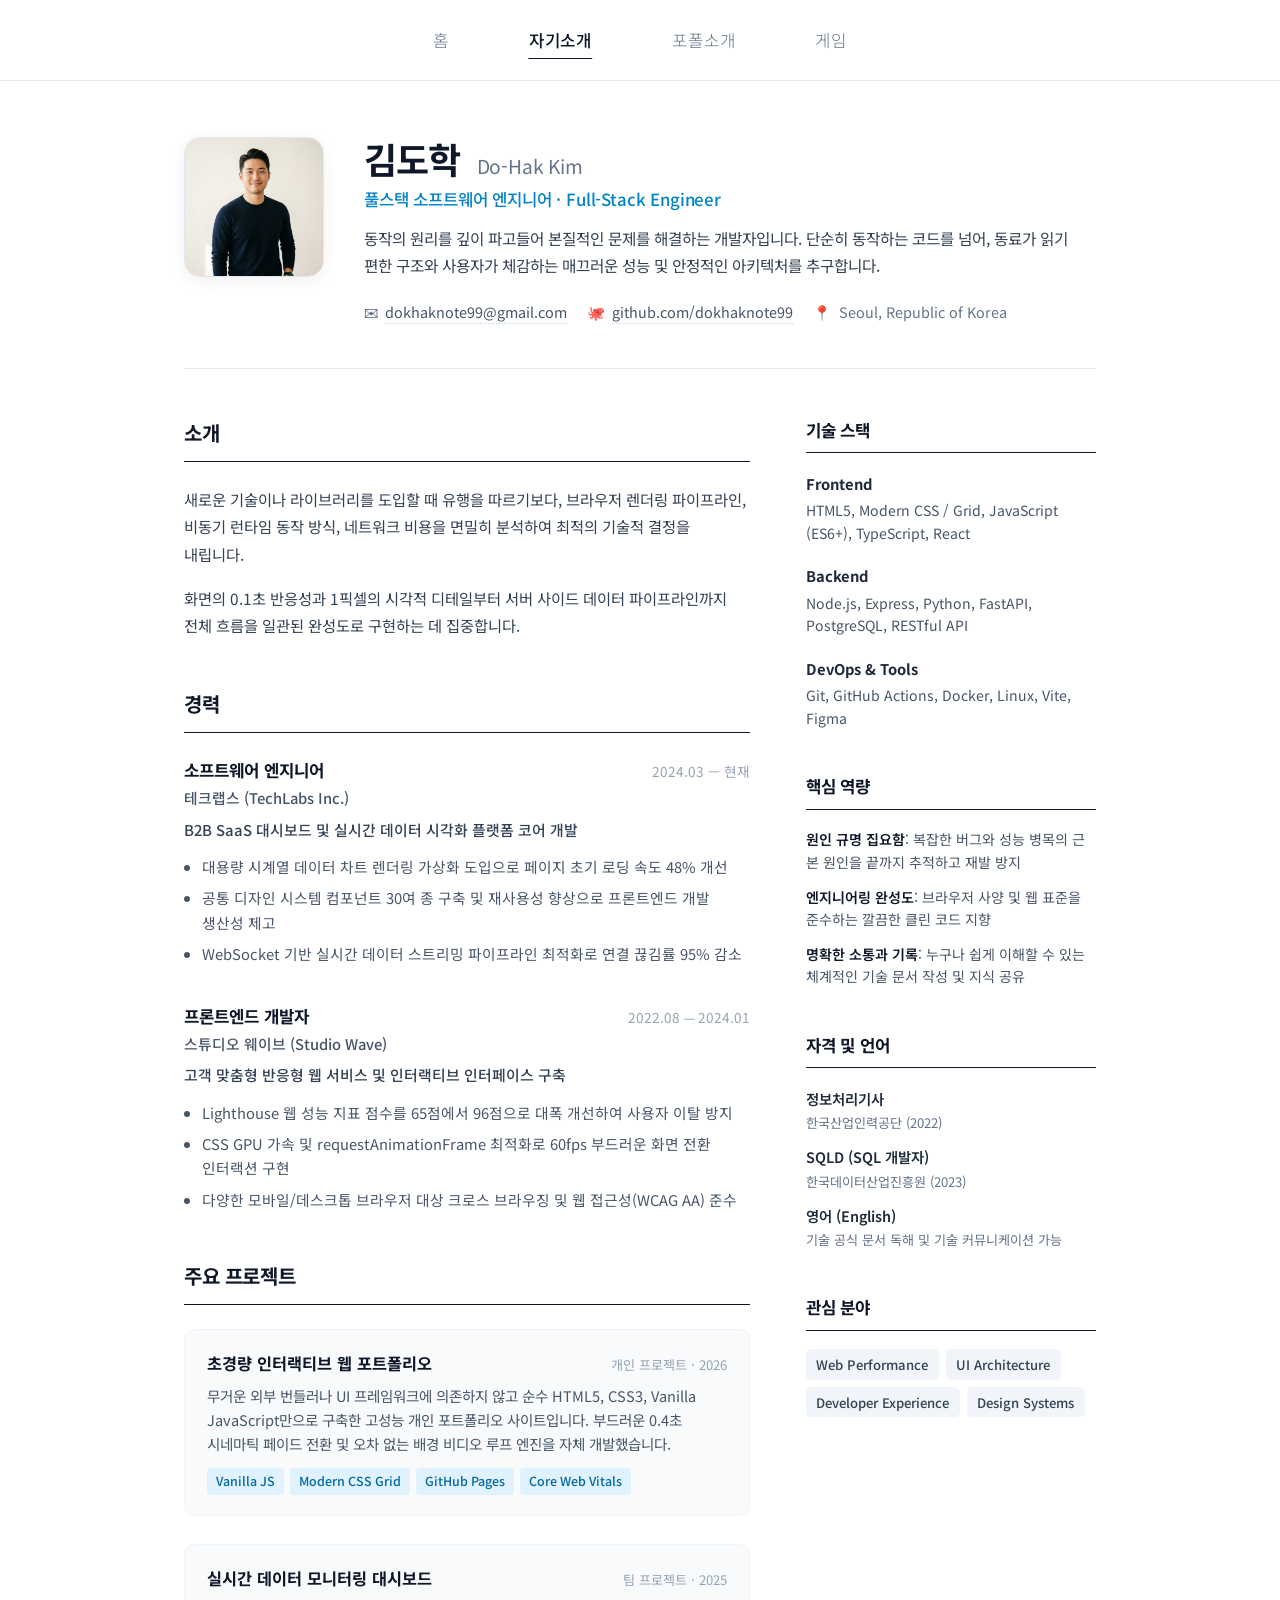
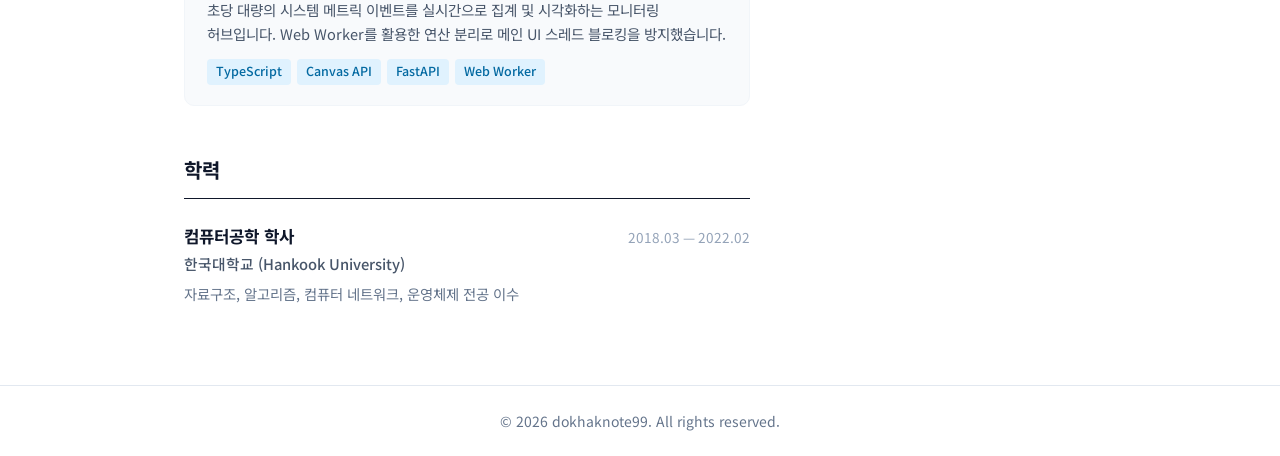
<file: about.html>
<!DOCTYPE html>
<html lang="ko">
<head>
  <meta charset="UTF-8">
  <meta name="viewport" content="width=device-width, initial-scale=1.0">
  <title>자기소개 | dokhaknote99 포트폴리오</title>
  <link rel="stylesheet" href="css/style.css?v=14">
</head>
<body class="about-page">

  <!-- 0.4초 시네마틱 페이드 전환 오버레이 -->
  <div id="page-transition-overlay"></div>

  <!-- 상단 헤더 & 네비게이션 탭 -->
  <header class="header">
    <div class="nav-container">
      <nav>
        <ul class="tab-group">
          <li class="tab-item"><a href="index.html">홈</a></li>
          <li class="tab-item"><a href="about.html" class="active">자기소개</a></li>
          <li class="tab-item"><a href="portfolio.html">포폴소개</a></li>
          <li class="tab-item"><a href="game.html">게임</a></li>
        </ul>
      </nav>
    </div>
  </header>

  <!-- 이력서 메인 컨테이너 -->
  <main class="resume-wrapper">
    <!-- 상단 프로필 헤더 -->
    <header class="resume-header">
      <div class="profile-avatar-wrap">
        <img src="images/profile.jpg" alt="김도학 프로필 사진" class="profile-avatar">
      </div>
      <div class="profile-info">
        <div class="name-block">
          <h1 class="candidate-name">김도학 <span class="candidate-en">Do-Hak Kim</span></h1>
          <p class="candidate-title">풀스택 소프트웨어 엔지니어 · Full-Stack Engineer</p>
        </div>
        <p class="candidate-pitch">
          동작의 원리를 깊이 파고들어 본질적인 문제를 해결하는 개발자입니다.
          단순히 동작하는 코드를 넘어, 동료가 읽기 편한 구조와 사용자가 체감하는 매끄러운 성능 및 안정적인 아키텍처를 추구합니다.
        </p>
        <ul class="contact-list">
          <li><span>✉</span> <a href="mailto:dokhaknote99@gmail.com">dokhaknote99@gmail.com</a></li>
          <li><span>🐙</span> <a href="https://github.com/dokhaknote99" target="_blank" rel="noopener">github.com/dokhaknote99</a></li>
          <li><span>📍</span> <span>Seoul, Republic of Korea</span></li>
        </ul>
      </div>
    </header>

    <!-- 2단 그리드 본문 레이아웃 -->
    <div class="resume-grid">
      <!-- 메인 영역: 소개, 경력, 프로젝트, 학력 -->
      <div class="resume-main">
        <!-- 소개 섹션 -->
        <section class="resume-section">
          <h2 class="section-title">소개</h2>
          <div class="section-content narrative">
            <p>
              새로운 기술이나 라이브러리를 도입할 때 유행을 따르기보다, 브라우저 렌더링 파이프라인, 비동기 런타임 동작 방식, 네트워크 비용을 면밀히 분석하여 최적의 기술적 결정을 내립니다.
            </p>
            <p>
              화면의 0.1초 반응성과 1픽셀의 시각적 디테일부터 서버 사이드 데이터 파이프라인까지 전체 흐름을 일관된 완성도로 구현하는 데 집중합니다.
            </p>
          </div>
        </section>

        <!-- 경력 섹션 -->
        <section class="resume-section">
          <h2 class="section-title">경력</h2>
          <div class="timeline">
            <article class="timeline-item">
              <div class="item-header">
                <div>
                  <h3 class="item-title">소프트웨어 엔지니어</h3>
                  <p class="item-company">테크랩스 (TechLabs Inc.)</p>
                </div>
                <span class="item-period">2024.03 — 현재</span>
              </div>
              <p class="item-summary">B2B SaaS 대시보드 및 실시간 데이터 시각화 플랫폼 코어 개발</p>
              <ul class="item-bullets">
                <li>대용량 시계열 데이터 차트 렌더링 가상화 도입으로 페이지 초기 로딩 속도 48% 개선</li>
                <li>공통 디자인 시스템 컴포넌트 30여 종 구축 및 재사용성 향상으로 프론트엔드 개발 생산성 제고</li>
                <li>WebSocket 기반 실시간 데이터 스트리밍 파이프라인 최적화로 연결 끊김률 95% 감소</li>
              </ul>
            </article>

            <article class="timeline-item">
              <div class="item-header">
                <div>
                  <h3 class="item-title">프론트엔드 개발자</h3>
                  <p class="item-company">스튜디오 웨이브 (Studio Wave)</p>
                </div>
                <span class="item-period">2022.08 — 2024.01</span>
              </div>
              <p class="item-summary">고객 맞춤형 반응형 웹 서비스 및 인터랙티브 인터페이스 구축</p>
              <ul class="item-bullets">
                <li>Lighthouse 웹 성능 지표 점수를 65점에서 96점으로 대폭 개선하여 사용자 이탈 방지</li>
                <li>CSS GPU 가속 및 requestAnimationFrame 최적화로 60fps 부드러운 화면 전환 인터랙션 구현</li>
                <li>다양한 모바일/데스크톱 브라우저 대상 크로스 브라우징 및 웹 접근성(WCAG AA) 준수</li>
              </ul>
            </article>
          </div>
        </section>

        <!-- 주요 프로젝트 섹션 -->
        <section class="resume-section">
          <h2 class="section-title">주요 프로젝트</h2>
          <div class="projects-list">
            <article class="project-item">
              <div class="project-header">
                <h3 class="project-name">초경량 인터랙티브 웹 포트폴리오</h3>
                <span class="project-role">개인 프로젝트 · 2026</span>
              </div>
              <p class="project-desc">
                무거운 외부 번들러나 UI 프레임워크에 의존하지 않고 순수 HTML5, CSS3, Vanilla JavaScript만으로 구축한 고성능 개인 포트폴리오 사이트입니다. 부드러운 0.4초 시네마틱 페이드 전환 및 오차 없는 배경 비디오 루프 엔진을 자체 개발했습니다.
              </p>
              <div class="tech-tags">
                <span>Vanilla JS</span>
                <span>Modern CSS Grid</span>
                <span>GitHub Pages</span>
                <span>Core Web Vitals</span>
              </div>
            </article>

            <article class="project-item">
              <div class="project-header">
                <h3 class="project-name">실시간 데이터 모니터링 대시보드</h3>
                <span class="project-role">팀 프로젝트 · 2025</span>
              </div>
              <p class="project-desc">
                초당 대량의 시스템 메트릭 이벤트를 실시간으로 집계 및 시각화하는 모니터링 허브입니다. Web Worker를 활용한 연산 분리로 메인 UI 스레드 블로킹을 방지했습니다.
              </p>
              <div class="tech-tags">
                <span>TypeScript</span>
                <span>Canvas API</span>
                <span>FastAPI</span>
                <span>Web Worker</span>
              </div>
            </article>
          </div>
        </section>

        <!-- 학력 섹션 -->
        <section class="resume-section">
          <h2 class="section-title">학력</h2>
          <div class="education-item">
            <div class="item-header">
              <div>
                <h3 class="item-title">컴퓨터공학 학사</h3>
                <p class="item-company">한국대학교 (Hankook University)</p>
              </div>
              <span class="item-period">2018.03 — 2022.02</span>
            </div>
            <p class="edu-note">자료구조, 알고리즘, 컴퓨터 네트워크, 운영체제 전공 이수</p>
          </div>
        </section>
      </div>

      <!-- 사이드바: 기술 스택, 역량, 자격, 관심분야 -->
      <aside class="resume-sidebar">
        <!-- 기술 스택 -->
        <section class="sidebar-section">
          <h2 class="sidebar-title">기술 스택</h2>

          <div class="skill-category">
            <h3 class="category-name">Frontend</h3>
            <p class="category-detail">HTML5, Modern CSS / Grid, JavaScript (ES6+), TypeScript, React</p>
          </div>

          <div class="skill-category">
            <h3 class="category-name">Backend</h3>
            <p class="category-detail">Node.js, Express, Python, FastAPI, PostgreSQL, RESTful API</p>
          </div>

          <div class="skill-category">
            <h3 class="category-name">DevOps & Tools</h3>
            <p class="category-detail">Git, GitHub Actions, Docker, Linux, Vite, Figma</p>
          </div>
        </section>

        <!-- 핵심 역량 -->
        <section class="sidebar-section">
          <h2 class="sidebar-title">핵심 역량</h2>
          <ul class="strength-list">
            <li><strong>원인 규명 집요함</strong>: 복잡한 버그와 성능 병목의 근본 원인을 끝까지 추적하고 재발 방지</li>
            <li><strong>엔지니어링 완성도</strong>: 브라우저 사양 및 웹 표준을 준수하는 깔끔한 클린 코드 지향</li>
            <li><strong>명확한 소통과 기록</strong>: 누구나 쉽게 이해할 수 있는 체계적인 기술 문서 작성 및 지식 공유</li>
          </ul>
        </section>

        <!-- 자격 및 언어 -->
        <section class="sidebar-section">
          <h2 class="sidebar-title">자격 및 언어</h2>
          <ul class="meta-list">
            <li>
              <span class="meta-label">정보처리기사</span>
              <span class="meta-sub">한국산업인력공단 (2022)</span>
            </li>
            <li>
              <span class="meta-label">SQLD (SQL 개발자)</span>
              <span class="meta-sub">한국데이터산업진흥원 (2023)</span>
            </li>
            <li>
              <span class="meta-label">영어 (English)</span>
              <span class="meta-sub">기술 공식 문서 독해 및 기술 커뮤니케이션 가능</span>
            </li>
          </ul>
        </section>

        <!-- 관심 분야 -->
        <section class="sidebar-section">
          <h2 class="sidebar-title">관심 분야</h2>
          <div class="focus-tags">
            <span>Web Performance</span>
            <span>UI Architecture</span>
            <span>Developer Experience</span>
            <span>Design Systems</span>
          </div>
        </section>
      </aside>
    </div>
  </main>

  <!-- 푸터 -->
  <footer class="footer">
    <p>&copy; 2026 dokhaknote99. All rights reserved.</p>
  </footer>

  <script src="js/main.js?v=14"></script>

</body>
</html>
</file>
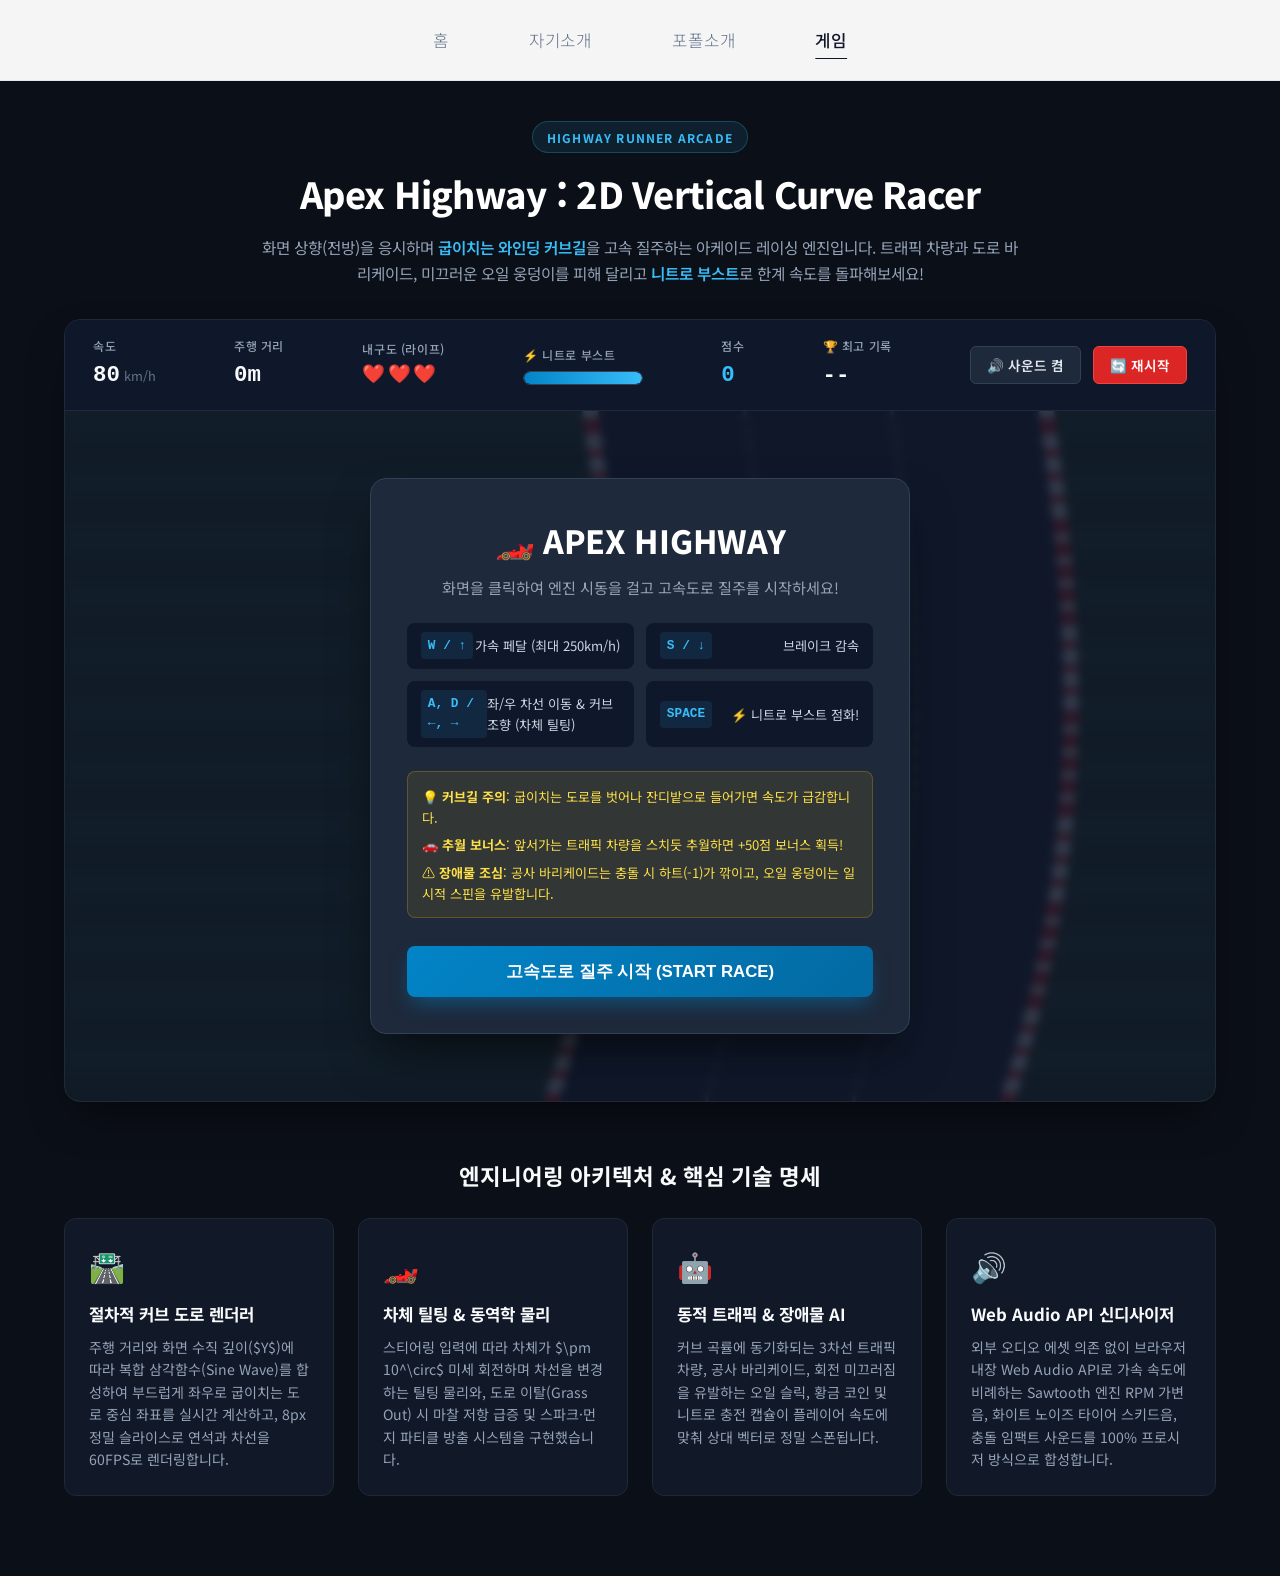
<file: game.html>
<!DOCTYPE html>
<html lang="ko">
<head>
  <meta charset="UTF-8">
  <meta name="viewport" content="width=device-width, initial-scale=1.0">
  <title>게임 | dokhaknote99 포트폴리오</title>
  <link rel="stylesheet" href="css/style.css?v=14">
</head>
<body class="game-page">

  <!-- 0.4초 시네마틱 페이드 전환 오버레이 -->
  <div id="page-transition-overlay"></div>

  <!-- 상단 헤더 & 네비게이션 탭 -->
  <header class="header">
    <div class="nav-container">
      <nav>
        <ul class="tab-group">
          <li class="tab-item"><a href="index.html">홈</a></li>
          <li class="tab-item"><a href="about.html">자기소개</a></li>
          <li class="tab-item"><a href="portfolio.html">포폴소개</a></li>
          <li class="tab-item"><a href="game.html" class="active">게임</a></li>
        </ul>
      </nav>
    </div>
  </header>

  <!-- 게임 메인 콘텐츠 래퍼 -->
  <main class="game-wrapper">
    <!-- 상단 게임 인트로 헤더 -->
    <section class="game-intro">
      <div class="game-badge">HIGHWAY RUNNER ARCADE</div>
      <h1 class="game-title">Apex Highway : 2D Vertical Curve Racer</h1>
      <p class="game-subtitle">
        화면 상향(전방)을 응시하며 <strong>굽이치는 와인딩 커브길</strong>을 고속 질주하는 아케이드 레이싱 엔진입니다.
        트래픽 차량과 도로 바리케이드, 미끄러운 오일 웅덩이를 피해 달리고 <strong>니트로 부스트</strong>로 한계 속도를 돌파해보세요!
      </p>
    </section>

    <!-- 게임 스테이지 박스 -->
    <div class="game-stage-container">
      <!-- 상단 실시간 HUD -->
      <div class="game-hud">
        <div class="hud-item hud-speed">
          <span class="hud-label">속도</span>
          <div class="hud-val-wrap"><span id="hudSpeed" class="hud-value">0</span> <span class="hud-unit">km/h</span></div>
        </div>
        <div class="hud-item hud-dist">
          <span class="hud-label">주행 거리</span>
          <div class="hud-val-wrap"><span id="hudDistance" class="hud-value">0m</span></div>
        </div>
        <div class="hud-item hud-life">
          <span class="hud-label">내구도 (라이프)</span>
          <div class="hud-val-wrap"><span id="hudHearts" class="hud-value hearts">❤️❤️❤️</span></div>
        </div>
        <div class="hud-item hud-nitro">
          <span class="hud-label">⚡ 니트로 부스트</span>
          <div class="nitro-bar-container">
            <div id="hudNitroBar" class="nitro-bar-fill" style="width: 100%;"></div>
          </div>
        </div>
        <div class="hud-item hud-score">
          <span class="hud-label">점수</span>
          <div class="hud-val-wrap"><span id="hudScore" class="hud-value highlight">0</span></div>
        </div>
        <div class="hud-item hud-best">
          <span class="hud-label">🏆 최고 기록</span>
          <div class="hud-val-wrap"><span id="hudBestLap" class="hud-value">--</span></div>
        </div>
        <div class="hud-actions">
          <button id="btnMute" class="hud-btn" type="button" title="사운드 토글">🔊 사운드 켬</button>
          <button id="btnRestart" class="hud-btn restart" type="button" title="재도전">🔄 재시작</button>
        </div>
      </div>

      <!-- 캔버스 및 뷰포트 레이어 -->
      <div class="canvas-viewport">
        <canvas id="gameCanvas" width="1200" height="720"></canvas>

        <!-- 스타트 전 오버레이 화면 -->
        <div id="gameOverlay" class="game-overlay">
          <div class="overlay-card">
            <h2 class="overlay-title">🏎️ APEX HIGHWAY</h2>
            <p class="overlay-desc">화면을 클릭하여 엔진 시동을 걸고 고속도로 질주를 시작하세요!</p>

            <div class="control-guides">
              <div class="guide-row">
                <span class="guide-keys">W / ↑</span>
                <span class="guide-desc">가속 페달 (최대 250km/h)</span>
              </div>
              <div class="guide-row">
                <span class="guide-keys">S / ↓</span>
                <span class="guide-desc">브레이크 감속</span>
              </div>
              <div class="guide-row">
                <span class="guide-keys">A, D / ←, →</span>
                <span class="guide-desc">좌/우 차선 이동 & 커브 조향 (차체 틸팅)</span>
              </div>
              <div class="guide-row">
                <span class="guide-keys">SPACE</span>
                <span class="guide-desc">⚡ 니트로 부스트 점화!</span>
              </div>
            </div>

            <div class="game-tips">
              <span>💡 <strong>커브길 주의</strong>: 굽이치는 도로를 벗어나 잔디밭으로 들어가면 속도가 급감합니다.</span>
              <span>🚗 <strong>추월 보너스</strong>: 앞서가는 트래픽 차량을 스치듯 추월하면 +50점 보너스 획득!</span>
              <span>⚠️ <strong>장애물 조심</strong>: 공사 바리케이드는 충돌 시 하트(-1)가 깎이고, 오일 웅덩이는 일시적 스핀을 유발합니다.</span>
            </div>

            <button id="btnStart" class="game-start-btn" type="button">고속도로 질주 시작 (START RACE)</button>
          </div>
        </div>

        <!-- 경기 완료 / 게임 오버 모달 -->
        <div id="victoryModal" class="victory-modal" style="display: none;">
          <div class="victory-card">
            <h2 class="victory-title">🏁 GAME OVER</h2>
            <div id="victorySummary" class="victory-summary">
              <!-- JS에서 동적 주입 -->
            </div>
            <button onclick="window.turboGame.resetGame()" class="game-start-btn restart-btn" type="button">다시 질주하기</button>
          </div>
        </div>
      </div>

      <!-- 모바일 & 터치 기기용 가상 조작 컨트롤러 -->
      <div class="mobile-controls">
        <div class="mobile-dpad">
          <button id="btnLeft" class="ctrl-btn dpad-btn" type="button" aria-label="좌회전">◀</button>
          <button id="btnRight" class="ctrl-btn dpad-btn" type="button" aria-label="우회전">▶</button>
        </div>
        <div class="mobile-actions">
          <button id="btnDrift" class="ctrl-btn action-drift" type="button">⚡ NITRO</button>
          <button id="btnBrake" class="ctrl-btn action-brake" type="button">▼ 브레이크</button>
          <button id="btnGas" class="ctrl-btn action-gas" type="button">▲ 가속</button>
        </div>
      </div>
    </div>

    <!-- 기술 구현 명세 카드 (아키텍처 쇼케이스) -->
    <section class="game-tech-section">
      <h3 class="tech-section-title">엔지니어링 아키텍처 & 핵심 기술 명세</h3>
      <div class="tech-card-grid">
        <div class="tech-spec-card">
          <div class="spec-icon">🛣️</div>
          <h4 class="spec-title">절차적 커브 도로 렌더러</h4>
          <p class="spec-desc">
            주행 거리와 화면 수직 깊이($Y$)에 따라 복합 삼각함수(Sine Wave)를 합성하여 부드럽게 좌우로 굽이치는 도로 중심 좌표를 실시간 계산하고, 8px 정밀 슬라이스로 연석과 차선을 60FPS로 렌더링합니다.
          </p>
        </div>

        <div class="tech-spec-card">
          <div class="spec-icon">🏎️</div>
          <h4 class="spec-title">차체 틸팅 & 동역학 물리</h4>
          <p class="spec-desc">
            스티어링 입력에 따라 차체가 $\pm 10^\circ$ 미세 회전하며 차선을 변경하는 틸팅 물리와, 도로 이탈(Grass Out) 시 마찰 저항 급증 및 스파크·먼지 파티클 방출 시스템을 구현했습니다.
          </p>
        </div>

        <div class="tech-spec-card">
          <div class="spec-icon">🤖</div>
          <h4 class="spec-title">동적 트래픽 & 장애물 AI</h4>
          <p class="spec-desc">
            커브 곡률에 동기화되는 3차선 트래픽 차량, 공사 바리케이드, 회전 미끄러짐을 유발하는 오일 슬릭, 황금 코인 및 니트로 충전 캡슐이 플레이어 속도에 맞춰 상대 벡터로 정밀 스폰됩니다.
          </p>
        </div>

        <div class="tech-spec-card">
          <div class="spec-icon">🔊</div>
          <h4 class="spec-title">Web Audio API 신디사이저</h4>
          <p class="spec-desc">
            외부 오디오 에셋 의존 없이 브라우저 내장 Web Audio API로 가속 속도에 비례하는 Sawtooth 엔진 RPM 가변음, 화이트 노이즈 타이어 스키드음, 충돌 임팩트 사운드를 100% 프로시저 방식으로 합성합니다.
          </p>
        </div>
      </div>
    </section>
  </main>

  <script src="js/game.js?v=14"></script>
  <script src="js/main.js?v=14"></script>
</body>
</html>
</file>
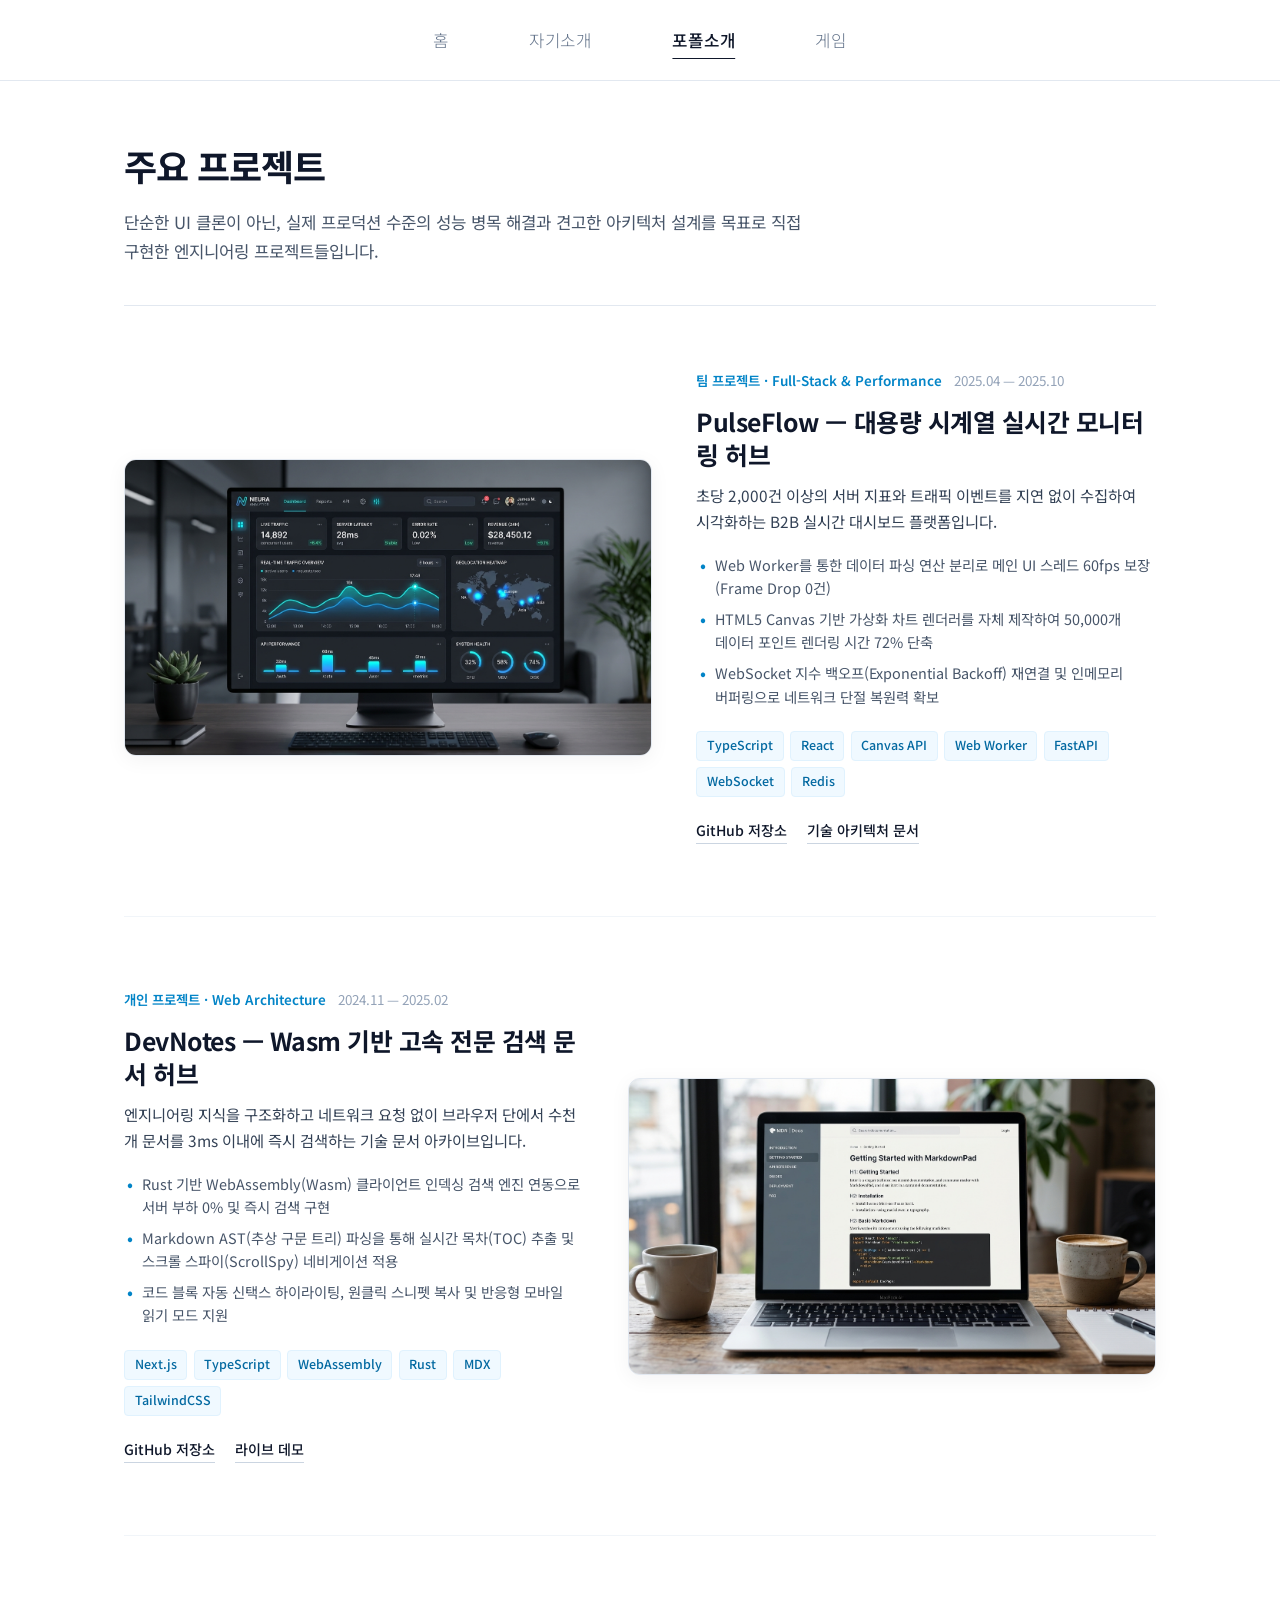
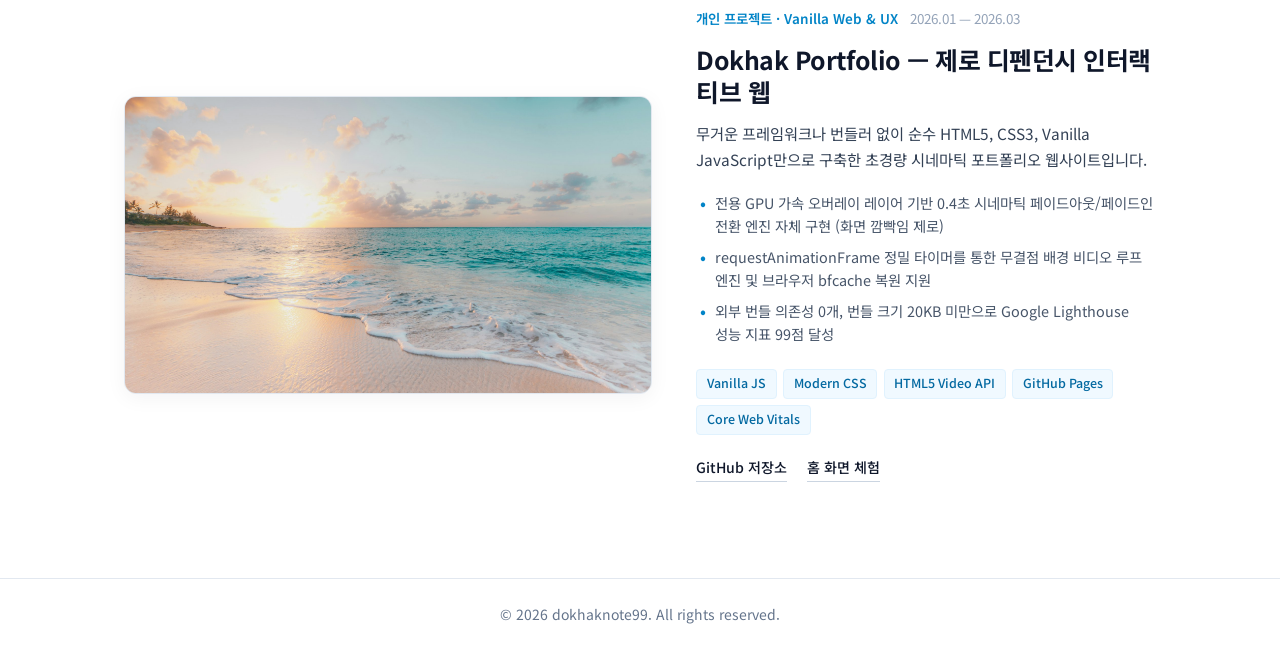
<file: portfolio.html>
<!DOCTYPE html>
<html lang="ko">
<head>
  <meta charset="UTF-8">
  <meta name="viewport" content="width=device-width, initial-scale=1.0">
  <title>포폴소개 | dokhaknote99 포트폴리오</title>
  <link rel="stylesheet" href="css/style.css?v=14">
</head>
<body class="portfolio-page">

  <!-- 0.4초 시네마틱 페이드 전환 오버레이 -->
  <div id="page-transition-overlay"></div>

  <!-- 상단 헤더 & 네비게이션 탭 -->
  <header class="header">
    <div class="nav-container">
      <nav>
        <ul class="tab-group">
          <li class="tab-item"><a href="index.html">홈</a></li>
          <li class="tab-item"><a href="about.html">자기소개</a></li>
          <li class="tab-item"><a href="portfolio.html" class="active">포폴소개</a></li>
          <li class="tab-item"><a href="game.html">게임</a></li>
        </ul>
      </nav>
    </div>
  </header>

  <!-- 메인 포트폴리오 래퍼 -->
  <main class="portfolio-wrapper">
    <!-- 상단 소개 영역 -->
    <section class="portfolio-hero">
      <h1 class="portfolio-hero-title">주요 프로젝트</h1>
      <p class="portfolio-hero-desc">
        단순한 UI 클론이 아닌, 실제 프로덕션 수준의 성능 병목 해결과 견고한 아키텍처 설계를 목표로 직접 구현한 엔지니어링 프로젝트들입니다.
      </p>
    </section>

    <!-- 프로젝트 쇼케이스 리스트 -->
    <div class="portfolio-grid">

      <!-- 프로젝트 1: PulseFlow -->
      <article class="showcase-card">
        <div class="showcase-media">
          <img src="images/project-pulseflow.jpg" alt="PulseFlow 모니터링 대시보드 스크린샷" loading="lazy">
        </div>
        <div class="showcase-content">
          <div class="showcase-meta">
            <span>팀 프로젝트 · Full-Stack &amp; Performance</span>
            <span class="showcase-period">2025.04 — 2025.10</span>
          </div>
          <h2 class="showcase-title">PulseFlow — 대용량 시계열 실시간 모니터링 허브</h2>
          <p class="showcase-summary">
            초당 2,000건 이상의 서버 지표와 트래픽 이벤트를 지연 없이 수집하여 시각화하는 B2B 실시간 대시보드 플랫폼입니다.
          </p>
          <ul class="showcase-highlights">
            <li>Web Worker를 통한 데이터 파싱 연산 분리로 메인 UI 스레드 60fps 보장 (Frame Drop 0건)</li>
            <li>HTML5 Canvas 기반 가상화 차트 렌더러를 자체 제작하여 50,000개 데이터 포인트 렌더링 시간 72% 단축</li>
            <li>WebSocket 지수 백오프(Exponential Backoff) 재연결 및 인메모리 버퍼링으로 네트워크 단절 복원력 확보</li>
          </ul>
          <div class="showcase-tech">
            <span>TypeScript</span>
            <span>React</span>
            <span>Canvas API</span>
            <span>Web Worker</span>
            <span>FastAPI</span>
            <span>WebSocket</span>
            <span>Redis</span>
          </div>
          <div class="showcase-links">
            <a href="https://github.com/dokhaknote99" target="_blank" rel="noopener" class="showcase-link">GitHub 저장소</a>
            <a href="#" class="showcase-link">기술 아키텍처 문서</a>
          </div>
        </div>
      </article>

      <!-- 프로젝트 2: DevNotes Engine (지그재그 반전 배치) -->
      <article class="showcase-card reverse">
        <div class="showcase-media">
          <img src="images/project-devnotes.jpg" alt="DevNotes 마크다운 문서 허브 스크린샷" loading="lazy">
        </div>
        <div class="showcase-content">
          <div class="showcase-meta">
            <span>개인 프로젝트 · Web Architecture</span>
            <span class="showcase-period">2024.11 — 2025.02</span>
          </div>
          <h2 class="showcase-title">DevNotes — Wasm 기반 고속 전문 검색 문서 허브</h2>
          <p class="showcase-summary">
            엔지니어링 지식을 구조화하고 네트워크 요청 없이 브라우저 단에서 수천 개 문서를 3ms 이내에 즉시 검색하는 기술 문서 아카이브입니다.
          </p>
          <ul class="showcase-highlights">
            <li>Rust 기반 WebAssembly(Wasm) 클라이언트 인덱싱 검색 엔진 연동으로 서버 부하 0% 및 즉시 검색 구현</li>
            <li>Markdown AST(추상 구문 트리) 파싱을 통해 실시간 목차(TOC) 추출 및 스크롤 스파이(ScrollSpy) 네비게이션 적용</li>
            <li>코드 블록 자동 신택스 하이라이팅, 원클릭 스니펫 복사 및 반응형 모바일 읽기 모드 지원</li>
          </ul>
          <div class="showcase-tech">
            <span>Next.js</span>
            <span>TypeScript</span>
            <span>WebAssembly</span>
            <span>Rust</span>
            <span>MDX</span>
            <span>TailwindCSS</span>
          </div>
          <div class="showcase-links">
            <a href="https://github.com/dokhaknote99" target="_blank" rel="noopener" class="showcase-link">GitHub 저장소</a>
            <a href="#" class="showcase-link">라이브 데모</a>
          </div>
        </div>
      </article>

      <!-- 프로젝트 3: Dokhak Note Portfolio -->
      <article class="showcase-card">
        <div class="showcase-media">
          <img src="images/background.jpg" alt="바닐라 JS 시네마틱 포트폴리오 메인 배경" loading="lazy">
        </div>
        <div class="showcase-content">
          <div class="showcase-meta">
            <span>개인 프로젝트 · Vanilla Web &amp; UX</span>
            <span class="showcase-period">2026.01 — 2026.03</span>
          </div>
          <h2 class="showcase-title">Dokhak Portfolio — 제로 디펜던시 인터랙티브 웹</h2>
          <p class="showcase-summary">
            무거운 프레임워크나 번들러 없이 순수 HTML5, CSS3, Vanilla JavaScript만으로 구축한 초경량 시네마틱 포트폴리오 웹사이트입니다.
          </p>
          <ul class="showcase-highlights">
            <li>전용 GPU 가속 오버레이 레이어 기반 0.4초 시네마틱 페이드아웃/페이드인 전환 엔진 자체 구현 (화면 깜빡임 제로)</li>
            <li>requestAnimationFrame 정밀 타이머를 통한 무결점 배경 비디오 루프 엔진 및 브라우저 bfcache 복원 지원</li>
            <li>외부 번들 의존성 0개, 번들 크기 20KB 미만으로 Google Lighthouse 성능 지표 99점 달성</li>
          </ul>
          <div class="showcase-tech">
            <span>Vanilla JS</span>
            <span>Modern CSS</span>
            <span>HTML5 Video API</span>
            <span>GitHub Pages</span>
            <span>Core Web Vitals</span>
          </div>
          <div class="showcase-links">
            <a href="https://github.com/dokhaknote99" target="_blank" rel="noopener" class="showcase-link">GitHub 저장소</a>
            <a href="index.html" class="showcase-link">홈 화면 체험</a>
          </div>
        </div>
      </article>

    </div>
  </main>

  <!-- 푸터 -->
  <footer class="footer">
    <p>&copy; 2026 dokhaknote99. All rights reserved.</p>
  </footer>

  <script src="js/main.js?v=14"></script>

</body>
</html>
</file>
<file: css/style.css>
@import url("https://fonts.googleapis.com/css2?family=Noto+Sans+KR:wght@200;300;400;500;700&display=swap");

/* ==========================================================================
   공통 기본 스타일 (Reset & Base)
   ========================================================================== */

:root {
  --primary-color: #2563eb;
  --primary-hover: #1d4ed8;
  --bg-color: #f8fafc;
  --card-bg: #ffffff;
  --text-main: #1e293b;
  --text-muted: #64748b;
  --border-color: #e2e8f0;
  --nav-height: 64px;
}

* {
  box-sizing: border-box;
  margin: 0;
  padding: 0;
}

body {
  font-family: -apple-system, BlinkMacSystemFont, "Segoe UI", Roboto, "Noto Sans KR", sans-serif;
  background-color: var(--bg-color);
  color: var(--text-main);
  line-height: 1.6;
  min-height: 100vh;
  display: flex;
  flex-direction: column;
}

/* ==========================================================================
   0.4초 시네마틱 페이드 오버레이 (확실하고 완벽한 페이드아웃 / 페이드인)
   ========================================================================== */
#page-transition-overlay {
  position: fixed;
  top: 0;
  left: 0;
  width: 100vw;
  height: 100vh;
  background-color: #0b111e;
  z-index: 999999;
  pointer-events: none;
  opacity: 1;
  transition: opacity 0.4s ease-out;
}

/* 페이지 로드 후 부드럽게 걷힘 */
#page-transition-overlay.fade-in {
  opacity: 0;
}

/* 링크 클릭 시 부드럽게 0.4초간 덮임 */
#page-transition-overlay.fade-out {
  opacity: 1;
  pointer-events: auto;
  transition: opacity 0.4s ease-in;
}






/* ==========================================================================
   상단 네비게이션 & 탭 바 (Navbar & Tabs)
   ========================================================================== */
/* ==========================================================================
   상단 네비게이션 & 탭 바 (Navbar & Tabs) - 공통 중앙 정렬 및 80px 규격
   ========================================================================== */
.header {
  background-color: rgba(255, 255, 255, 0.96);
  backdrop-filter: blur(8px);
  -webkit-backdrop-filter: blur(8px);
  border-bottom: 1px solid var(--border-color);
  position: sticky;
  top: 0;
  z-index: 100;
}

.nav-container {
  max-width: 1024px;
  margin: 0 auto;
  padding: 0 1.5rem;
  height: 80px;
  display: flex;
  align-items: center;
  justify-content: center;
}

.tab-group {
  display: flex;
  gap: 3.5rem;
  list-style: none;
}

.tab-item a {
  position: relative;
  display: inline-block;
  font-family: "Noto Sans KR", -apple-system, sans-serif;
  color: #64748b;
  text-decoration: none;
  font-size: 1.05rem;
  font-weight: 300;
  letter-spacing: 0.05em;
  padding: 0.5rem 0.75rem;
  border: none;
  border-radius: 0;
  background: transparent;
  transition: color 0.25s ease;
}

.tab-item a::after {
  content: "";
  position: absolute;
  bottom: 2px;
  left: 50%;
  transform: translateX(-50%);
  width: 0;
  height: 1px;
  background-color: #0f172a;
  border-radius: 1px;
  transition: width 0.3s cubic-bezier(0.25, 1, 0.5, 1);
}

.tab-item a:hover {
  color: #0f172a;
  background: transparent;
}

.tab-item a:hover::after {
  width: calc(100% - 1.5rem);
}

/* 활성화된 탭 스타일 */
.tab-item a.active {
  color: #0f172a;
  background: transparent;
  font-weight: 500;
}

.tab-item a.active::after {
  width: calc(100% - 1.5rem);
  background-color: #0f172a;
}

@media (max-width: 600px) {
  .nav-container {
    padding: 0 0.75rem;
  }
  .tab-group {
    gap: 1.25rem;
  }
  .tab-item a {
    padding: 0.5rem 0.25rem;
    font-size: 0.95rem;
  }
}

/* ==========================================================================
   메인 콘텐츠 영역 (Main Content)
   ========================================================================== */
.main-container {
  flex: 1;
  max-width: 1024px;
  width: 100%;
  margin: 2rem auto;
  padding: 0 1.5rem;
}

.content-card {
  background-color: var(--card-bg);
  border-radius: 12px;
  border: 1px solid var(--border-color);
  padding: 2.5rem;
  box-shadow: 0 1px 3px rgba(0, 0, 0, 0.05);
}

.page-title {
  font-size: 1.875rem;
  font-weight: 700;
  margin-bottom: 0.5rem;
  color: var(--text-main);
}

.page-desc {
  color: var(--text-muted);
  margin-bottom: 2rem;
}

/* 빈 페이지 뼈대 가이드 박스 */
.placeholder-box {
  border: 2px dashed var(--border-color);
  border-radius: 8px;
  padding: 3rem 1.5rem;
  text-align: center;
  color: var(--text-muted);
  background-color: #fafbfc;
}

.placeholder-box h3 {
  font-size: 1.25rem;
  color: var(--text-main);
  margin-bottom: 0.5rem;
}

/* ==========================================================================
   자기소개 이력서 전용 모던 클린 스타일 (About Me / Resume Page)
   ========================================================================== */
body.about-page {
  background-color: #ffffff;
  color: #1f2937;
}

/* 이력서 레이아웃 컨테이너 */
.resume-wrapper {
  flex: 1;
  max-width: 960px;
  width: 100%;
  margin: 0 auto;
  padding: 3.5rem 1.5rem 5rem;
}

/* 상단 헤더: 프로필 사진 + 핵심 피치 */
.resume-header {
  display: flex;
  align-items: flex-start;
  gap: 2.5rem;
  padding-bottom: 2.75rem;
  border-bottom: 1px solid #e2e8f0;
  margin-bottom: 3rem;
}

.profile-avatar-wrap {
  flex-shrink: 0;
}

.profile-avatar {
  width: 140px;
  height: 140px;
  border-radius: 16px;
  object-fit: cover;
  border: 1px solid #e2e8f0;
  box-shadow: 0 4px 16px rgba(15, 23, 42, 0.06);
  display: block;
}

.profile-info {
  flex: 1;
}

.name-block {
  margin-bottom: 0.85rem;
}

.candidate-name {
  font-size: 2.25rem;
  font-weight: 700;
  color: #0f172a;
  letter-spacing: -0.03em;
  line-height: 1.2;
}

.candidate-en {
  font-size: 1.2rem;
  font-weight: 400;
  color: #64748b;
  margin-left: 0.5rem;
  letter-spacing: -0.01em;
}

.candidate-title {
  font-size: 1.05rem;
  color: #0284c7;
  font-weight: 500;
  margin-top: 0.35rem;
  letter-spacing: -0.01em;
}

.candidate-pitch {
  font-size: 0.98rem;
  line-height: 1.7;
  color: #334155;
  margin-bottom: 1.25rem;
  word-break: keep-all;
}

.contact-list {
  display: flex;
  flex-wrap: wrap;
  gap: 1.25rem;
  list-style: none;
  font-size: 0.9rem;
  color: #64748b;
}

.contact-list li {
  display: inline-flex;
  align-items: center;
  gap: 0.45rem;
}

.contact-list a {
  color: #475569;
  text-decoration: none;
  border-bottom: 1px dotted #cbd5e1;
  transition: color 0.15s ease, border-color 0.15s ease;
}

.contact-list a:hover {
  color: #0284c7;
  border-bottom-color: #0284c7;
}

/* 2단 그리드 본문 레이아웃 */
.resume-grid {
  display: grid;
  grid-template-columns: 1fr 290px;
  gap: 3.5rem;
}

/* 메인 컬럼 */
.resume-main {
  display: flex;
  flex-direction: column;
  gap: 3rem;
}

.resume-section {
  display: flex;
  flex-direction: column;
}

.section-title {
  font-size: 1.25rem;
  font-weight: 700;
  color: #0f172a;
  letter-spacing: -0.02em;
  padding-bottom: 0.75rem;
  border-bottom: 1.5px solid #0f172a;
  margin-bottom: 1.5rem;
}

.narrative p {
  font-size: 0.96rem;
  line-height: 1.8;
  color: #334155;
  margin-bottom: 1rem;
  word-break: keep-all;
}
.narrative p:last-child {
  margin-bottom: 0;
}

/* 타임라인 (경력) */
.timeline {
  display: flex;
  flex-direction: column;
  gap: 2.25rem;
}

.timeline-item {
  display: flex;
  flex-direction: column;
  gap: 0.5rem;
}

.item-header {
  display: flex;
  justify-content: space-between;
  align-items: baseline;
  gap: 1rem;
}

.item-title {
  font-size: 1.05rem;
  font-weight: 700;
  color: #0f172a;
}

.item-company {
  font-size: 0.92rem;
  color: #475569;
  font-weight: 500;
  margin-top: 0.15rem;
}

.item-period {
  font-size: 0.85rem;
  color: #94a3b8;
  font-variant-numeric: tabular-nums;
  white-space: nowrap;
}

.item-summary {
  font-size: 0.93rem;
  color: #334155;
  font-weight: 500;
  line-height: 1.6;
}

.item-bullets {
  margin-left: 1.15rem;
  margin-top: 0.35rem;
  display: flex;
  flex-direction: column;
  gap: 0.45rem;
  font-size: 0.92rem;
  color: #475569;
  line-height: 1.65;
}

.item-bullets li {
  word-break: keep-all;
}

/* 프로젝트 섹션 */
.projects-list {
  display: flex;
  flex-direction: column;
  gap: 1.75rem;
}

.project-item {
  display: flex;
  flex-direction: column;
  gap: 0.45rem;
  padding: 1.25rem 1.4rem;
  border-radius: 10px;
  background-color: #f8fafc;
  border: 1px solid #f1f5f9;
  transition: border-color 0.2s ease, background-color 0.2s ease;
}

.project-item:hover {
  border-color: #cbd5e1;
  background-color: #f1f5f9;
}

.project-header {
  display: flex;
  justify-content: space-between;
  align-items: baseline;
  gap: 0.75rem;
}

.project-name {
  font-size: 1.02rem;
  font-weight: 700;
  color: #0f172a;
}

.project-role {
  font-size: 0.82rem;
  color: #94a3b8;
}

.project-desc {
  font-size: 0.91rem;
  color: #475569;
  line-height: 1.65;
  word-break: keep-all;
}

.tech-tags {
  display: flex;
  flex-wrap: wrap;
  gap: 0.4rem;
  margin-top: 0.35rem;
}

.tech-tags span {
  font-size: 0.78rem;
  font-weight: 500;
  color: #0369a1;
  background-color: #e0f2fe;
  padding: 0.2rem 0.55rem;
  border-radius: 4px;
}

/* 학력 */
.education-item {
  display: flex;
  flex-direction: column;
  gap: 0.35rem;
}

.edu-note {
  font-size: 0.9rem;
  color: #64748b;
}

/* 사이드바 */
.resume-sidebar {
  display: flex;
  flex-direction: column;
  gap: 2.75rem;
}

.sidebar-section {
  display: flex;
  flex-direction: column;
}

.sidebar-title {
  font-size: 1.05rem;
  font-weight: 700;
  color: #0f172a;
  letter-spacing: -0.01em;
  padding-bottom: 0.55rem;
  border-bottom: 1.5px solid #0f172a;
  margin-bottom: 1.15rem;
}

.skill-category {
  margin-bottom: 1.25rem;
}
.skill-category:last-child {
  margin-bottom: 0;
}

.category-name {
  font-size: 0.92rem;
  font-weight: 700;
  color: #1e293b;
  margin-bottom: 0.25rem;
}

.category-detail {
  font-size: 0.88rem;
  color: #475569;
  line-height: 1.6;
  word-break: keep-all;
}

.strength-list {
  list-style: none;
  display: flex;
  flex-direction: column;
  gap: 0.75rem;
  font-size: 0.88rem;
  color: #475569;
  line-height: 1.6;
}

.strength-list strong {
  color: #0f172a;
  font-weight: 600;
}

.meta-list {
  list-style: none;
  display: flex;
  flex-direction: column;
  gap: 0.75rem;
}

.meta-list li {
  display: flex;
  flex-direction: column;
  gap: 0.15rem;
}

.meta-label {
  font-size: 0.9rem;
  font-weight: 600;
  color: #1e293b;
}

.meta-sub {
  font-size: 0.82rem;
  color: #64748b;
}

.focus-tags {
  display: flex;
  flex-wrap: wrap;
  gap: 0.45rem;
}

.focus-tags span {
  font-size: 0.82rem;
  color: #334155;
  background-color: #f1f5f9;
  padding: 0.3rem 0.65rem;
  border-radius: 5px;
  font-weight: 500;
}

/* 반응형 모바일 대응 */
@media (max-width: 820px) {
  .resume-header {
    flex-direction: column;
    align-items: center;
    text-align: center;
    gap: 1.5rem;
  }
  .contact-list {
    justify-content: center;
  }
  .resume-grid {
    grid-template-columns: 1fr;
    gap: 3rem;
  }
  .item-header {
    flex-direction: column;
    align-items: flex-start;
    gap: 0.25rem;
  }
  .project-header {
    flex-direction: column;
    align-items: flex-start;
    gap: 0.25rem;
  }
}

/* 인쇄 모드 최적화 (PDF 저장 시 실제 이력서로 완벽하게 출력) */
@media print {
  .header,
  .footer,
  #page-transition-overlay {
    display: none !important;
  }
  body.about-page {
    background-color: #ffffff !important;
    color: #000000 !important;
    font-size: 10.5pt;
  }
  .resume-wrapper {
    padding: 0 !important;
    max-width: 100% !important;
  }
  .project-item {
    background-color: transparent !important;
    border: 1px solid #e2e8f0 !important;
  }
  .section-title,
  .sidebar-title {
    border-bottom-color: #000000 !important;
  }
}

/* ==========================================================================
   푸터 (Footer)
   ========================================================================== */
.footer {
  text-align: center;
  padding: 1.5rem;
  color: var(--text-muted);
  font-size: 0.875rem;
  border-top: 1px solid var(--border-color);
  background-color: var(--card-bg);
}

/* ==========================================================================
   풀스크린 배경 동영상 스타일
   ========================================================================== */
.video-background-container {
  position: fixed;
  top: 0;
  left: 0;
  width: 100vw;
  height: 100vh;
  overflow: hidden;
  z-index: -1;
  pointer-events: none;
}

.video-background {
  width: 100%;
  height: 100%;
  object-fit: cover;
  position: absolute;
  top: 50%;
  left: 50%;
  transform: translate(-50%, -50%);
}

.video-overlay {
  position: absolute;
  top: 0;
  left: 0;
  width: 100%;
  height: 100%;
  background: linear-gradient(rgba(0, 0, 0, 0.2), rgba(0, 0, 0, 0.3));
}

/* ==========================================================================
   홈페이지 전용 풀스크린 감성 배경 & 화이트 버튼 스타일
   ========================================================================== */

body.home-page {
  background-image: linear-gradient(rgba(0, 0, 0, 0.25), rgba(0, 0, 0, 0.35)),
                    url("../images/background.jpg");

  background-size: cover;
  background-position: center;
  background-repeat: no-repeat;
  height: 100vh;

  overflow: hidden;
  display: flex;
  flex-direction: column;
  justify-content: space-between;
}

body.home-page .header,
body.home-page .header:hover {
  position: fixed;
  top: 0;
  left: 0;
  width: 100%;
  background: transparent !important;
  background-color: transparent !important;
  border: none !important;
  border-bottom: none !important;
  backdrop-filter: none !important;
  -webkit-backdrop-filter: none !important;
  box-shadow: none !important;
  z-index: 1000;
}


body.home-page .nav-container {
  justify-content: center;
  height: 80px;
}


body.home-page .tab-group {
  gap: 3.5rem;
}

body.home-page .tab-item a {
  position: relative;
  display: inline-block;
  font-family: "Noto Sans KR", -apple-system, sans-serif;
  color: rgba(255, 255, 255, 0.9);
  background: transparent;
  border: none;
  border-radius: 0;
  padding: 0.5rem 0.75rem;
  font-size: 1.05rem;
  font-weight: 300;
  letter-spacing: 0.05em;
  text-shadow: 0 1px 3px rgba(0, 0, 0, 0.4);
  opacity: 0;
  transform: translateY(-6px);
  pointer-events: none;
  transition: opacity 0.35s ease, transform 0.35s ease, color 0.25s ease, text-shadow 0.25s ease;
}

body.home-page .header:hover .tab-item a {
  opacity: 1;
  transform: translateY(0);
  pointer-events: auto;
}

body.home-page .tab-item a::after {
  content: "";
  position: absolute;
  bottom: 2px;
  left: 50%;
  transform: translateX(-50%);
  width: 0;
  height: 1px;
  background-color: #ffffff;
  border-radius: 1px;
  box-shadow: 0 1px 3px rgba(0, 0, 0, 0.3);
  transition: width 0.3s cubic-bezier(0.25, 1, 0.5, 1);
}

body.home-page .tab-item a:hover,
body.home-page .tab-item a.active:hover {
  background: transparent;
  color: #ffffff;
  text-shadow: 0 1px 6px rgba(0, 0, 0, 0.6);
}

body.home-page .tab-item a:hover::after,
body.home-page .tab-item a.active:hover::after {
  width: calc(100% - 1.5rem);
}

body.home-page .tab-item a.active {
  background: transparent;
  color: rgba(255, 255, 255, 0.9);
  font-weight: 300;
  border: none;
  backdrop-filter: none;
  text-shadow: 0 1px 3px rgba(0, 0, 0, 0.4);
}






body.home-page .home-hero {
  flex: 1;
  display: flex;
  align-items: center;
  justify-content: center;
  text-align: center;
  color: #ffffff;
  padding: 0 1.5rem;
}

body.home-page .home-hero-content {
  text-shadow: 0 2px 12px rgba(0, 0, 0, 0.5);
}

body.home-page .home-hero-title {
  font-size: 2.75rem;
  font-weight: 700;
  margin-bottom: 0.75rem;
  letter-spacing: -0.02em;
}

body.home-page .home-hero-subtitle {
  font-size: 1.15rem;
  opacity: 0.9;
  font-weight: 300;
  letter-spacing: 0.05em;
}

/* ==========================================================================
   포트폴리오 소개 전용 모던 에디토리얼 스타일 (Portfolio Page)
   ========================================================================== */
body.portfolio-page {
  background-color: #ffffff;
  color: #1f2937;
}

/* 포트폴리오 메인 래퍼 */
.portfolio-wrapper {
  flex: 1;
  max-width: 1080px;
  width: 100%;
  margin: 0 auto;
  padding: 3.5rem 1.5rem 6rem;
}

/* 상단 소개 헤더 */
.portfolio-hero {
  margin-bottom: 4rem;
  padding-bottom: 2.5rem;
  border-bottom: 1px solid #e2e8f0;
}

.portfolio-hero-title {
  font-size: 2.25rem;
  font-weight: 700;
  color: #0f172a;
  letter-spacing: -0.03em;
  margin-bottom: 0.85rem;
}

.portfolio-hero-desc {
  font-size: 1.05rem;
  color: #475569;
  line-height: 1.7;
  max-width: 680px;
  word-break: keep-all;
}

/* 프로젝트 쇼케이스 리스트 */
.portfolio-grid {
  display: flex;
  flex-direction: column;
  gap: 4.5rem;
}

.showcase-card {
  display: grid;
  grid-template-columns: 1.15fr 1fr;
  gap: 2.75rem;
  align-items: center;
  padding-bottom: 4.5rem;
  border-bottom: 1px solid #f1f5f9;
}

.showcase-card:last-child {
  border-bottom: none;
  padding-bottom: 0;
}

/* 교차 배치 (지그재그) */
.showcase-card.reverse {
  grid-template-columns: 1fr 1.15fr;
}
.showcase-card.reverse .showcase-media {
  order: 2;
}
.showcase-card.reverse .showcase-content {
  order: 1;
}

/* 미디어 썸네일 */
.showcase-media {
  position: relative;
  border-radius: 12px;
  overflow: hidden;
  background-color: #f1f5f9;
  border: 1px solid #e2e8f0;
  box-shadow: 0 4px 20px rgba(15, 23, 42, 0.05);
  aspect-ratio: 16 / 9;
}

.showcase-media img {
  width: 100%;
  height: 100%;
  object-fit: cover;
  display: block;
  transition: transform 0.4s ease;
}

.showcase-card:hover .showcase-media img {
  transform: scale(1.02);
}

/* 카드 콘텐츠 */
.showcase-content {
  display: flex;
  flex-direction: column;
  gap: 0.85rem;
}

.showcase-meta {
  display: flex;
  align-items: center;
  gap: 0.75rem;
  font-size: 0.84rem;
  color: #0284c7;
  font-weight: 600;
}

.showcase-period {
  color: #94a3b8;
  font-variant-numeric: tabular-nums;
  font-weight: 400;
}

.showcase-title {
  font-size: 1.55rem;
  font-weight: 700;
  color: #0f172a;
  letter-spacing: -0.02em;
  line-height: 1.3;
}

.showcase-summary {
  font-size: 0.96rem;
  color: #334155;
  line-height: 1.65;
  word-break: keep-all;
}

.showcase-highlights {
  list-style: none;
  display: flex;
  flex-direction: column;
  gap: 0.5rem;
  margin: 0.35rem 0;
}

.showcase-highlights li {
  position: relative;
  padding-left: 1.15rem;
  font-size: 0.9rem;
  color: #475569;
  line-height: 1.6;
  word-break: keep-all;
}

.showcase-highlights li::before {
  content: "•";
  position: absolute;
  left: 0.2rem;
  color: #0284c7;
  font-size: 1.1rem;
  line-height: 1.4;
}

.showcase-tech {
  display: flex;
  flex-wrap: wrap;
  gap: 0.4rem;
  margin-top: 0.25rem;
}

.showcase-tech span {
  font-size: 0.78rem;
  font-weight: 500;
  color: #0369a1;
  background-color: #f0f9ff;
  border: 1px solid #e0f2fe;
  padding: 0.25rem 0.6rem;
  border-radius: 4px;
}

.showcase-links {
  display: flex;
  align-items: center;
  gap: 1.25rem;
  margin-top: 0.5rem;
}

.showcase-link {
  display: inline-flex;
  align-items: center;
  gap: 0.35rem;
  font-size: 0.88rem;
  font-weight: 500;
  color: #0f172a;
  text-decoration: none;
  border-bottom: 1px solid #cbd5e1;
  padding-bottom: 2px;
  transition: color 0.15s ease, border-color 0.15s ease;
}

.showcase-link:hover {
  color: #0284c7;
  border-bottom-color: #0284c7;
}

/* 반응형 모바일 대응 */
@media (max-width: 860px) {
  .showcase-card,
  .showcase-card.reverse {
    grid-template-columns: 1fr;
    gap: 1.75rem;
  }
  .showcase-card.reverse .showcase-media {
    order: 0;
  }
  .showcase-card.reverse .showcase-content {
    order: 0;
  }
  .portfolio-hero {
    margin-bottom: 2.5rem;
  }
  .portfolio-grid {
    gap: 3.5rem;
  }
}

/* ==========================================================================
   2D 탑뷰 레이싱 게임 스타일 (Turbo Apex - Game Page)
   ========================================================================== */
body.game-page {
  background-color: #0b0f17;
  color: #f1f5f9;
}

.game-wrapper {
  flex: 1;
  max-width: 1200px;
  width: 100%;
  margin: 0 auto;
  padding: 2.5rem 1.5rem 5rem;
}

.game-intro {
  text-align: center;
  margin-bottom: 2rem;
}

.game-badge {
  display: inline-block;
  font-size: 0.75rem;
  font-weight: 700;
  letter-spacing: 0.1em;
  color: #38bdf8;
  background-color: rgba(56, 189, 248, 0.1);
  border: 1px solid rgba(56, 189, 248, 0.25);
  padding: 0.35rem 0.85rem;
  border-radius: 9999px;
  margin-bottom: 0.75rem;
}

.game-title {
  font-size: 2.25rem;
  font-weight: 800;
  letter-spacing: -0.02em;
  color: #ffffff;
  margin-bottom: 0.75rem;
}

.game-subtitle {
  max-width: 760px;
  margin: 0 auto;
  color: #94a3b8;
  font-size: 0.98rem;
  line-height: 1.65;
}

.game-subtitle strong {
  color: #38bdf8;
  font-weight: 600;
}

/* 게임 스테이지 컨테이너 */
.game-stage-container {
  background-color: #111827;
  border: 1px solid #1f2937;
  border-radius: 16px;
  overflow: hidden;
  box-shadow: 0 20px 45px -15px rgba(0, 0, 0, 0.6);
}

/* HUD 바 */
.game-hud {
  display: flex;
  align-items: center;
  justify-content: space-between;
  flex-wrap: wrap;
  gap: 1rem;
  padding: 1rem 1.75rem;
  background-color: #0f172a;
  border-bottom: 1px solid #1e293b;
}

.hud-item {
  display: flex;
  flex-direction: column;
  gap: 0.2rem;
}

.hud-label {
  font-size: 0.75rem;
  color: #94a3b8;
  text-transform: uppercase;
  letter-spacing: 0.05em;
  font-weight: 500;
}

.hud-val-wrap {
  display: flex;
  align-items: baseline;
  gap: 0.25rem;
}

.hud-value {
  font-family: ui-monospace, SFMono-Regular, Menlo, Monaco, Consolas, monospace;
  font-size: 1.4rem;
  font-weight: 700;
  color: #f8fafc;
}

.hud-value.highlight {
  color: #38bdf8;
}

.hud-value.hearts {
  font-size: 1.15rem;
  letter-spacing: 0.15rem;
}

.nitro-bar-container {
  width: 120px;
  height: 14px;
  background-color: #020617;
  border: 1px solid #334155;
  border-radius: 9999px;
  overflow: hidden;
  margin-top: 0.25rem;
}

.nitro-bar-fill {
  height: 100%;
  background: linear-gradient(90deg, #0284c7, #38bdf8);
  box-shadow: 0 0 12px rgba(56, 189, 248, 0.8);
  border-radius: 9999px;
  transition: width 0.08s linear;
}

.hud-unit {
  font-size: 0.8rem;
  color: #64748b;
}

.hud-actions {
  display: flex;
  gap: 0.75rem;
}

.hud-btn {
  font-family: inherit;
  font-size: 0.85rem;
  font-weight: 600;
  padding: 0.5rem 1rem;
  border-radius: 6px;
  border: 1px solid #334155;
  background-color: #1e293b;
  color: #e2e8f0;
  cursor: pointer;
  transition: all 0.2s ease;
}

.hud-btn:hover {
  background-color: #334155;
  border-color: #475569;
}

.hud-btn.restart {
  background-color: #dc2626;
  border-color: #ef4444;
  color: #ffffff;
}

.hud-btn.restart:hover {
  background-color: #b91c1c;
}

/* 캔버스 뷰포트 레이어 */
.canvas-viewport {
  position: relative;
  width: 100%;
  aspect-ratio: 1200 / 720;
  background-color: #1e3a1e;
  overflow: hidden;
}

#gameCanvas {
  width: 100%;
  height: 100%;
  display: block;
  object-fit: contain;
}

/* 스타트 오버레이 */
.game-overlay {
  position: absolute;
  inset: 0;
  background-color: rgba(15, 23, 42, 0.85);
  backdrop-filter: blur(4px);
  -webkit-backdrop-filter: blur(4px);
  display: flex;
  align-items: center;
  justify-content: center;
  z-index: 20;
  padding: 1.5rem;
}

.overlay-card {
  max-width: 540px;
  width: 100%;
  background-color: #1e293b;
  border: 1px solid #334155;
  border-radius: 16px;
  padding: 2.25rem;
  text-align: center;
  box-shadow: 0 25px 50px -12px rgba(0, 0, 0, 0.6);
}

.overlay-title {
  font-size: 2rem;
  font-weight: 800;
  color: #ffffff;
  margin-bottom: 0.5rem;
  letter-spacing: -0.01em;
}

.overlay-desc {
  color: #94a3b8;
  font-size: 0.95rem;
  margin-bottom: 1.5rem;
}

.control-guides {
  display: grid;
  grid-template-columns: 1fr 1fr;
  gap: 0.75rem;
  margin-bottom: 1.5rem;
  text-align: left;
}

.guide-row {
  background-color: #0f172a;
  padding: 0.6rem 0.85rem;
  border-radius: 8px;
  display: flex;
  align-items: center;
  justify-content: space-between;
}

.guide-keys {
  font-family: ui-monospace, SFMono-Regular, Menlo, Monaco, monospace;
  font-size: 0.8rem;
  font-weight: 700;
  color: #38bdf8;
  background-color: rgba(56, 189, 248, 0.1);
  padding: 0.2rem 0.45rem;
  border-radius: 4px;
}

.guide-desc {
  font-size: 0.82rem;
  color: #cbd5e1;
}

.game-tips {
  background-color: rgba(234, 179, 8, 0.1);
  border: 1px solid rgba(234, 179, 8, 0.25);
  border-radius: 8px;
  padding: 0.85rem;
  margin-bottom: 1.75rem;
  font-size: 0.82rem;
  color: #fde047;
  display: flex;
  flex-direction: column;
  gap: 0.4rem;
  text-align: left;
}

.game-start-btn {
  display: inline-block;
  width: 100%;
  padding: 0.85rem 1.5rem;
  font-size: 1.05rem;
  font-weight: 700;
  color: #ffffff;
  background: linear-gradient(135deg, #0284c7, #0369a1);
  border: none;
  border-radius: 8px;
  cursor: pointer;
  box-shadow: 0 10px 20px -5px rgba(2, 132, 199, 0.5);
  transition: transform 0.15s ease, filter 0.15s ease;
}

.game-start-btn:hover {
  filter: brightness(1.1);
  transform: translateY(-1px);
}

.game-start-btn:active {
  transform: translateY(0);
}

/* 카운트다운 디스플레이 */
.countdown-display {
  position: absolute;
  top: 50%;
  left: 50%;
  transform: translate(-50%, -50%);
  font-family: ui-monospace, SFMono-Regular, Menlo, Monaco, monospace;
  font-size: 6.5rem;
  font-weight: 900;
  color: #facc15;
  text-shadow: 0 0 35px rgba(250, 204, 21, 0.85);
  pointer-events: none;
  z-index: 30;
  animation: pulseScale 0.75s infinite alternate ease-in-out;
}

@keyframes pulseScale {
  from {
    transform: translate(-50%, -50%) scale(0.9);
  }
  to {
    transform: translate(-50%, -50%) scale(1.15);
  }
}

/* 승리 및 레이스 종료 모달 */
.victory-modal {
  position: absolute;
  inset: 0;
  background-color: rgba(15, 23, 42, 0.88);
  backdrop-filter: blur(6px);
  -webkit-backdrop-filter: blur(6px);
  display: flex;
  align-items: center;
  justify-content: center;
  z-index: 40;
  padding: 1.5rem;
}

.victory-card {
  max-width: 480px;
  width: 100%;
  background-color: #1e293b;
  border: 1px solid #38bdf8;
  border-radius: 16px;
  padding: 2.5rem;
  text-align: center;
  box-shadow: 0 25px 50px -12px rgba(56, 189, 248, 0.25);
}

.victory-title {
  font-size: 2.25rem;
  font-weight: 800;
  color: #38bdf8;
  margin-bottom: 1.25rem;
}

.victory-summary {
  background-color: #0f172a;
  border-radius: 10px;
  padding: 1.25rem;
  margin-bottom: 1.75rem;
  display: flex;
  flex-direction: column;
  gap: 0.75rem;
  text-align: left;
}

.result-rank {
  font-size: 1.4rem;
  font-weight: 800;
  color: #fbbf24;
  text-align: center;
  padding-bottom: 0.75rem;
  border-bottom: 1px solid #1e293b;
}

.result-item {
  display: flex;
  justify-content: space-between;
  font-size: 0.95rem;
  color: #94a3b8;
}

.result-item strong {
  color: #f8fafc;
  font-family: ui-monospace, SFMono-Regular, monospace;
}

.restart-btn {
  background: linear-gradient(135deg, #10b981, #059669);
  box-shadow: 0 10px 20px -5px rgba(16, 185, 129, 0.5);
}

/* 모바일 가상 조작 컨트롤러 */
.mobile-controls {
  display: none;
  padding: 1.25rem 1.5rem;
  background-color: #0f172a;
  border-top: 1px solid #1e293b;
  justify-content: space-between;
  align-items: center;
  user-select: none;
  -webkit-user-select: none;
}

@media (hover: none) and (pointer: coarse), (max-width: 900px) {
  .mobile-controls {
    display: flex;
  }
}

.mobile-dpad,
.mobile-actions {
  display: flex;
  gap: 0.75rem;
  align-items: center;
}

.ctrl-btn {
  width: 56px;
  height: 56px;
  border-radius: 12px;
  background-color: #1e293b;
  border: 1px solid #334155;
  color: #f8fafc;
  font-size: 1.25rem;
  font-weight: 700;
  display: flex;
  align-items: center;
  justify-content: center;
  touch-action: manipulation;
  transition: all 0.1s ease;
  cursor: pointer;
}

.ctrl-btn:active,
.ctrl-btn.active {
  background-color: #38bdf8;
  color: #0f172a;
  border-color: #38bdf8;
  transform: scale(0.94);
}

.action-gas {
  background-color: rgba(34, 197, 94, 0.2);
  border-color: #22c55e;
  color: #4ade80;
  width: 64px;
}

.action-brake {
  background-color: rgba(239, 68, 68, 0.2);
  border-color: #ef4444;
  color: #f87171;
  width: 64px;
}

.action-drift {
  font-size: 0.82rem;
  width: auto;
  padding: 0 1rem;
  background-color: rgba(234, 179, 8, 0.2);
  border-color: #eab308;
  color: #fde047;
}

/* 기술 구현 명세 섹션 */
.game-tech-section {
  margin-top: 3.5rem;
}

.tech-section-title {
  font-size: 1.4rem;
  font-weight: 700;
  color: #f8fafc;
  margin-bottom: 1.5rem;
  text-align: center;
}

.tech-card-grid {
  display: grid;
  grid-template-columns: repeat(auto-fit, minmax(260px, 1fr));
  gap: 1.5rem;
}

.tech-spec-card {
  background-color: #111827;
  border: 1px solid #1f2937;
  border-radius: 12px;
  padding: 1.5rem;
  transition: transform 0.2s ease, border-color 0.2s ease;
}

.tech-spec-card:hover {
  transform: translateY(-3px);
  border-color: #38bdf8;
}

.spec-icon {
  font-size: 1.8rem;
  margin-bottom: 0.75rem;
}

.spec-title {
  font-size: 1.05rem;
  font-weight: 700;
  color: #f8fafc;
  margin-bottom: 0.5rem;
}

.spec-desc {
  font-size: 0.88rem;
  color: #94a3b8;
  line-height: 1.6;
}

@media (max-width: 640px) {
  .control-guides {
    grid-template-columns: 1fr;
  }
  .game-hud {
    padding: 0.75rem 1rem;
    gap: 0.75rem;
  }
  .hud-value {
    font-size: 1.15rem;
  }
}
</file>
